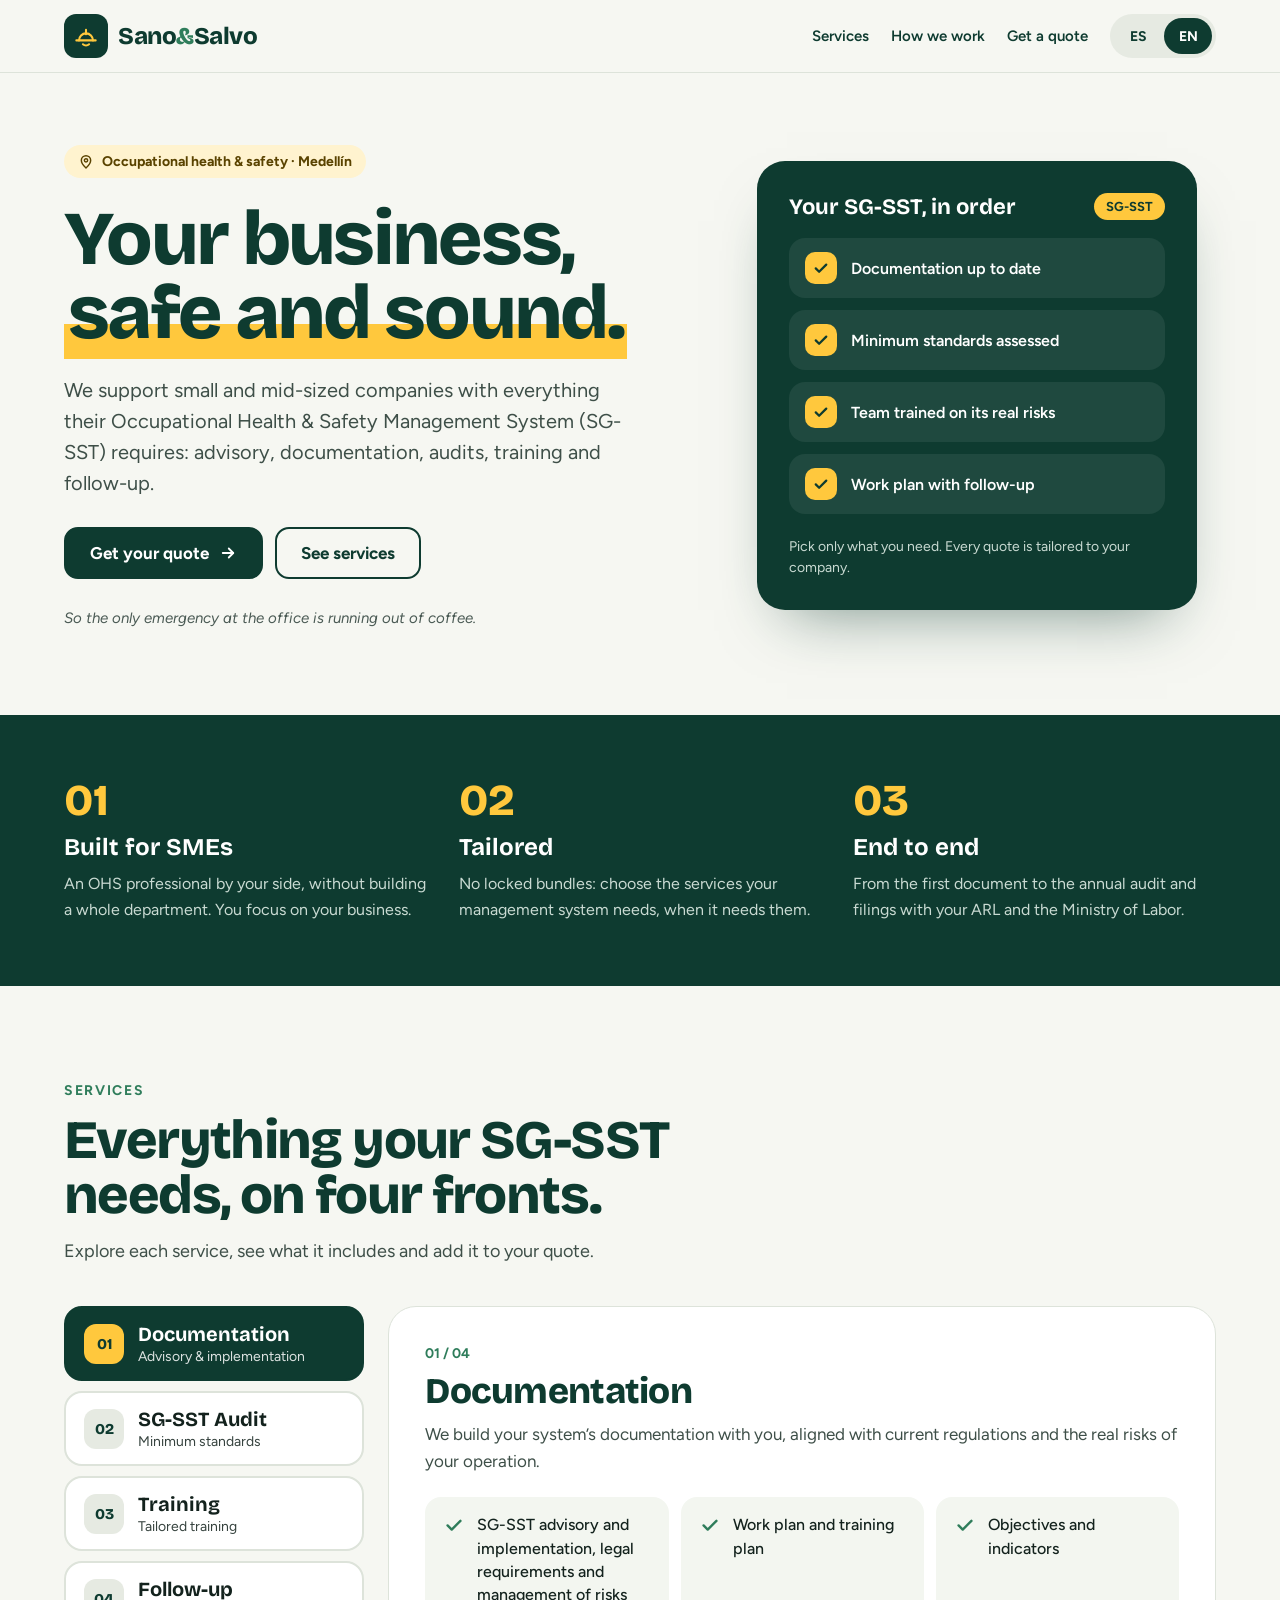
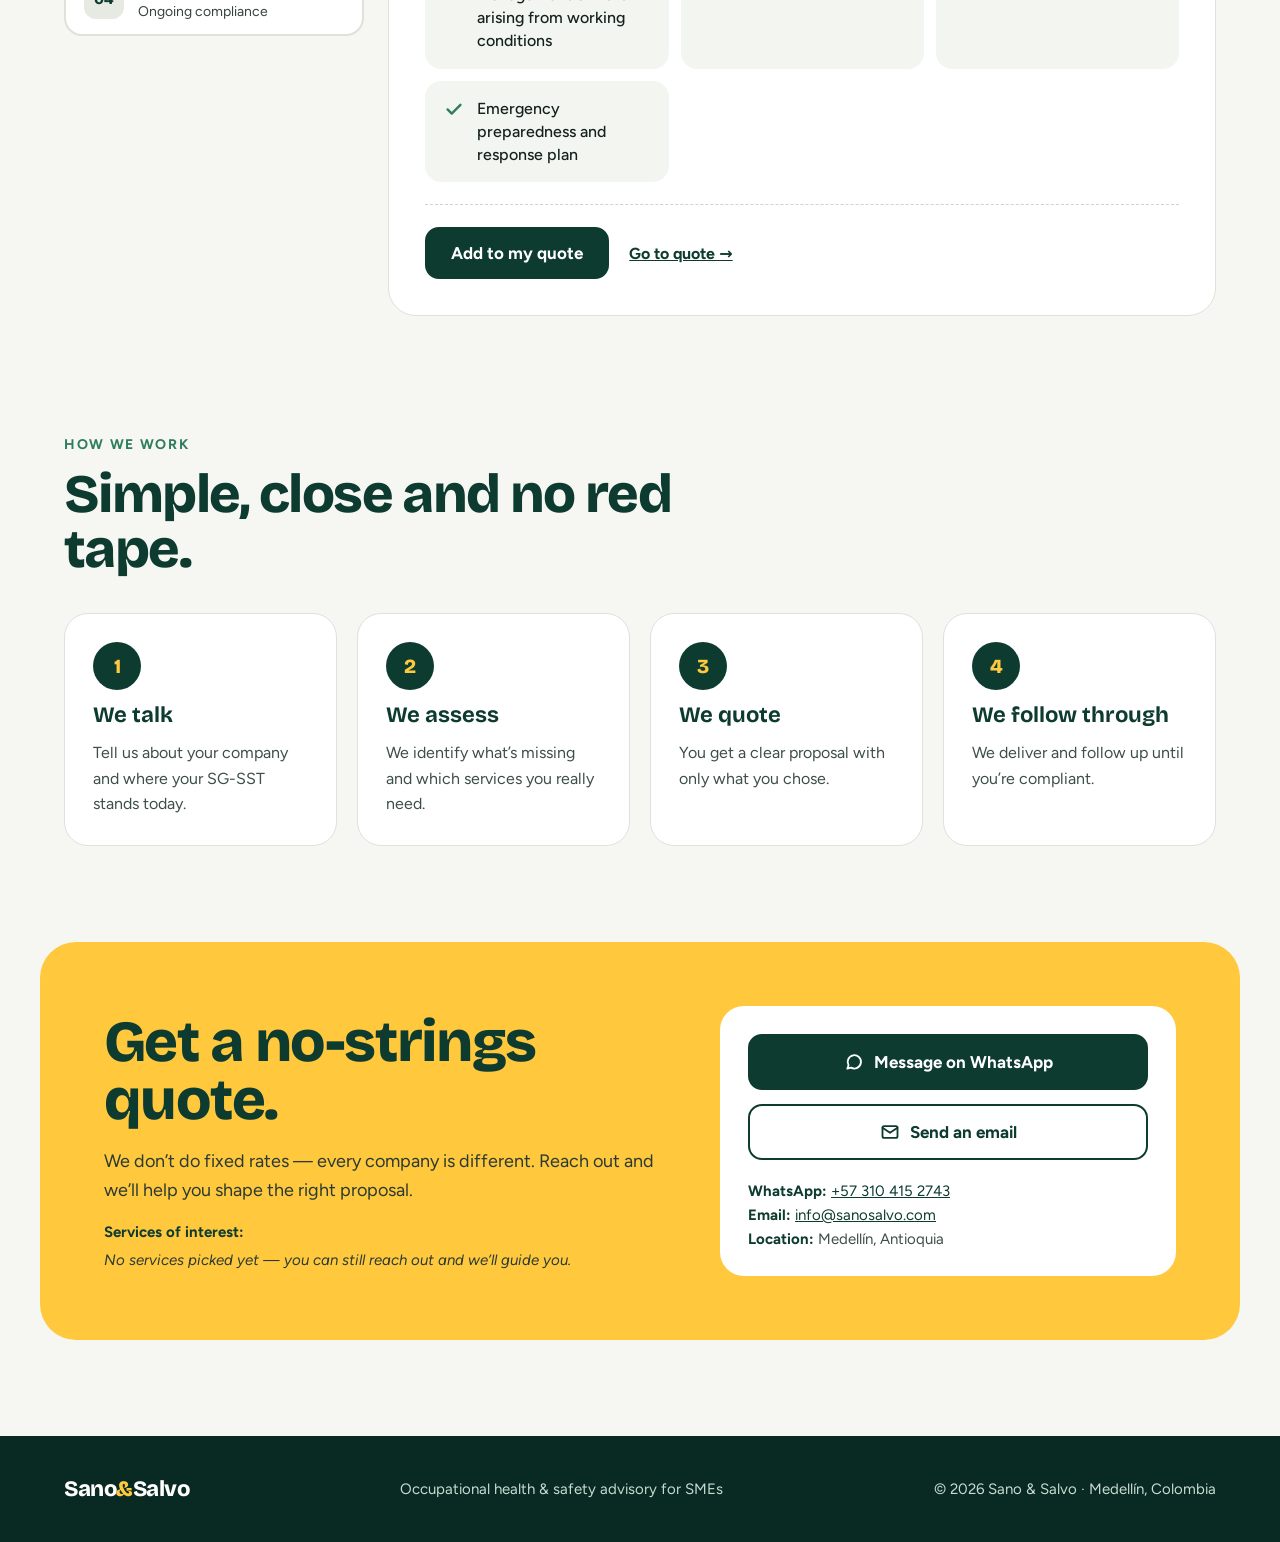
<file: sano-y-salvo.html>
<!doctype html>
<html lang="es"><head>
<meta charset="utf-8">
<meta name="viewport" content="width=device-width, initial-scale=1">
<title>Sano &amp; Salvo · Seguridad y Salud en el Trabajo · Medellín</title>
<meta name="description" content="Asesoría en Seguridad y Salud en el Trabajo (SG-SST) para pymes en Medellín: documentación, auditoría, formación y seguimiento.">
<meta name="theme-color" content="#0E3B30">
<link rel="icon" href="data:image/svg+xml,%3Csvg xmlns='http://www.w3.org/2000/svg' viewBox='0 0 32 32'%3E%3Crect width='32' height='32' rx='8' fill='%230E3B30'/%3E%3Cg fill='none' stroke='%23FFC83D' stroke-width='2.4' stroke-linecap='round'%3E%3Cpath d='M5 21h22M8 21a8 8 0 0 1 16 0M16 9v5M12.5 25.5c2 1.7 5 1.7 7 0'/%3E%3C/g%3E%3C/svg%3E">
<style>
@font-face{font-family:'Figtree';font-style:normal;font-weight:400;font-display:swap;src:url([data-uri]) format('woff2')}
@font-face{font-family:'Figtree';font-style:normal;font-weight:500;font-display:swap;src:url([data-uri]) format('woff2')}
@font-face{font-family:'Figtree';font-style:normal;font-weight:600;font-display:swap;src:url([data-uri]) format('woff2')}
@font-face{font-family:'Figtree';font-style:normal;font-weight:700;font-display:swap;src:url([data-uri]) format('woff2')}
@font-face{font-family:'Figtree';font-style:italic;font-weight:400;font-display:swap;src:url([data-uri]) format('woff2')}
@font-face{font-family:'Bricolage Grotesque';font-style:normal;font-weight:700;font-display:swap;src:url([data-uri]) format('woff2')}
@font-face{font-family:'Bricolage Grotesque';font-style:normal;font-weight:800;font-display:swap;src:url([data-uri]) format('woff2')}

:root{
  --green:#0E3B30; --deep:#082A22; --leaf:#2F7D5B; --accent:#FFC83D;
  --ground:#F6F7F2; --ink:#13221D; --muted:#3E4F48; --line:#DDE3DA; --soft:#F3F6F0; --chip:#E6EAE2; --mint:#C9DAD2;
  --display:'Bricolage Grotesque', system-ui, sans-serif; --body:'Figtree', system-ui, sans-serif;
}
*{box-sizing:border-box}
html{scroll-behavior:smooth}
body{margin:0;background:var(--ground);color:var(--ink);font-family:var(--body);-webkit-font-smoothing:antialiased}
a{color:var(--green)}a:hover{color:var(--leaf)}
button{font-family:inherit}
button:focus-visible,a:focus-visible{outline:3px solid var(--accent);outline-offset:2px}
h1,h2,h3{font-family:var(--display);color:var(--green);margin:0}
p{margin:0}
.wrap{max-width:1200px;margin:0 auto;padding-left:24px;padding-right:24px}
.eyebrow{font-weight:700;font-size:14px;letter-spacing:.12em;text-transform:uppercase;color:var(--leaf)}
.h2{font-weight:800;font-size:clamp(34px,4.4vw,54px);line-height:1.02;letter-spacing:-.03em}
.btn{display:inline-flex;align-items:center;justify-content:center;gap:10px;min-height:52px;padding:0 24px;border-radius:14px;font-weight:700;font-size:17px;text-decoration:none;cursor:pointer;border:2px solid var(--green)}
.btn-solid{background:var(--green);color:#fff}.btn-solid:hover{color:#fff;background:var(--deep)}
.btn-ghost{background:transparent;color:var(--green)}.btn-ghost:hover{background:#fff}
svg{flex:none}

/* nav */
header{position:sticky;top:0;z-index:10;background:rgba(246,247,242,.94);backdrop-filter:blur(8px);-webkit-backdrop-filter:blur(8px);border-bottom:1px solid var(--line)}
.nav{display:flex;flex-wrap:wrap;align-items:center;justify-content:space-between;gap:12px;padding-top:14px;padding-bottom:14px}
.logo{display:flex;align-items:center;gap:10px;text-decoration:none;color:var(--green)}
.logo-mark{width:44px;height:44px;border-radius:12px;background:var(--green);display:flex;align-items:center;justify-content:center}
.wordmark{font-family:var(--display);font-weight:800;font-size:24px;letter-spacing:-.02em}
.wordmark .amp{color:var(--leaf)}
nav{display:flex;flex-wrap:wrap;align-items:center;gap:6px 22px;font-weight:600;font-size:15px}
nav a{text-decoration:none}
.lang{display:flex;background:var(--chip);border-radius:999px;padding:4px;gap:2px}
.lang button{border:0;cursor:pointer;min-width:48px;min-height:36px;border-radius:999px;font-weight:700;font-size:14px;background:transparent;color:var(--green)}
.lang button[aria-pressed="true"]{background:var(--green);color:#fff}

/* hero */
.hero{display:flex;flex-wrap:wrap;gap:56px;align-items:center;padding-top:72px;padding-bottom:88px}
.hero-copy{flex:1 1 520px;min-width:0;display:flex;flex-direction:column;gap:24px}
.badge{align-self:flex-start;display:inline-flex;align-items:center;gap:8px;background:#FFF3CF;color:#5A4300;font-weight:700;font-size:14px;padding:8px 14px;border-radius:999px}
h1{font-weight:800;font-size:clamp(42px,6vw,76px);line-height:.98;letter-spacing:-.035em}
.hl{background:linear-gradient(transparent 62%,var(--accent) 62%);padding:0 4px}
.lead{font-size:20px;line-height:1.55;color:var(--muted);max-width:560px}
.ctas{display:flex;flex-wrap:wrap;gap:12px;margin-top:4px}
.wink{font-size:15px;color:#4A5A54;font-style:italic;margin-top:6px}
.hero-art{flex:1 1 380px;min-width:0;display:flex;justify-content:center}
.card{width:100%;max-width:440px;background:var(--green);border-radius:28px;padding:32px;color:#fff;display:flex;flex-direction:column;gap:18px;box-shadow:0 30px 60px -30px rgba(14,59,48,.55)}
.card-top{display:flex;justify-content:space-between;align-items:center;gap:12px}
.card-title{font-family:var(--display);font-weight:700;font-size:22px}
.pill{background:var(--accent);color:var(--green);font-weight:800;font-size:13px;padding:6px 12px;border-radius:999px}
.check{display:flex;align-items:center;gap:14px;background:rgba(255,255,255,.07);border-radius:16px;padding:14px 16px;font-weight:600;font-size:16px;line-height:1.35}
.tick{width:32px;height:32px;border-radius:10px;background:var(--accent);display:flex;align-items:center;justify-content:center;flex:none}
.card-foot{font-size:14px;color:var(--mint);line-height:1.5;margin-top:4px}

/* why */
.band{background:var(--green);color:#fff}
.why{display:grid;grid-template-columns:repeat(auto-fit,minmax(260px,1fr));gap:32px;padding-top:64px;padding-bottom:64px}
.why-n{font-family:var(--display);font-weight:800;font-size:44px;color:var(--accent);line-height:1}
.why h2{color:#fff;font-size:24px;font-weight:700;margin:10px 0}
.why p{font-size:16px;line-height:1.6;color:var(--mint)}

/* services */
.section{padding-top:96px;padding-bottom:64px;display:flex;flex-direction:column;gap:40px}
.intro{display:flex;flex-direction:column;gap:14px;max-width:720px}
.intro p{font-size:18px;line-height:1.6;color:var(--muted)}
.svc{display:flex;flex-wrap:wrap;gap:24px;align-items:stretch}
.tabs{flex:1 1 300px;min-width:0;display:flex;flex-direction:column;gap:10px}
.tab{display:flex;align-items:center;gap:14px;width:100%;text-align:left;min-height:72px;padding:14px 18px;border-radius:18px;cursor:pointer;border:2px solid var(--line);background:#fff;color:var(--ink);transition:background .15s,border-color .15s}
.tab:hover{border-color:var(--leaf)}
.tab[aria-selected="true"]{background:var(--green);border-color:var(--green);color:#fff}
.tab-num{font-family:var(--display);font-weight:800;font-size:15px;width:40px;height:40px;border-radius:12px;display:flex;align-items:center;justify-content:center;background:var(--chip);color:var(--green);flex:none}
.tab[aria-selected="true"] .tab-num{background:var(--accent)}
.tab-txt{display:flex;flex-direction:column;gap:2px;flex:1 1 auto;min-width:0}
.tab-title{font-family:var(--display);font-weight:700;font-size:20px}
.tab-short{font-size:14px;opacity:.85}
.tab-added{flex:none;font-size:12px;font-weight:700;background:var(--accent);color:var(--green);padding:4px 10px;border-radius:999px}
.panel{flex:999 1 560px;min-width:0;background:#fff;border:1px solid var(--line);border-radius:28px;padding:36px;display:flex;flex-direction:column;gap:22px}
.panel-num{font-weight:700;font-size:14px;color:var(--leaf)}
.panel h3{font-weight:800;font-size:36px;letter-spacing:-.02em;margin:8px 0}
.panel-desc{font-size:17px;line-height:1.6;color:var(--muted)}
.items{list-style:none;margin:0;padding:0;display:grid;grid-template-columns:repeat(auto-fit,minmax(240px,1fr));gap:12px}
.items li{display:flex;gap:12px;align-items:flex-start;background:var(--soft);border-radius:16px;padding:16px 18px;font-size:16px;line-height:1.45;font-weight:500}
.panel-actions{display:flex;flex-wrap:wrap;gap:16px 20px;align-items:center;padding-top:22px;border-top:1px dashed #CBD5C8}
.panel-actions a{font-weight:700;font-size:16px}
#toggle[aria-pressed="true"]{background:#fff;color:var(--green)}

/* steps */
.steps{list-style:none;margin:0;padding:0;display:grid;grid-template-columns:repeat(auto-fit,minmax(240px,1fr));gap:20px}
.steps li{background:#fff;border:1px solid var(--line);border-radius:24px;padding:28px;display:flex;flex-direction:column;gap:12px}
.step-n{width:48px;height:48px;border-radius:50%;background:var(--green);color:var(--accent);font-family:var(--display);font-weight:800;font-size:20px;display:flex;align-items:center;justify-content:center}
.steps h3{font-size:22px;font-weight:700}
.steps p{font-size:16px;line-height:1.6;color:var(--muted)}

/* quote */
.quote-outer{padding:0 24px 96px}
.quote{max-width:1200px;margin:0 auto;background:var(--accent);border-radius:36px;padding:clamp(32px,5vw,64px);display:flex;flex-wrap:wrap;gap:40px;align-items:center}
.quote-copy{flex:1 1 460px;min-width:0;display:flex;flex-direction:column;gap:18px}
.quote-copy .h2{font-size:clamp(34px,4.6vw,58px);line-height:1}
.quote-copy p{font-size:18px;line-height:1.6;color:#2A3A33}
.sel-label{font-weight:700;font-size:15px;color:var(--green)}
.chips{display:flex;flex-wrap:wrap;gap:8px;margin-top:10px}
.chip{background:var(--green);color:#fff;font-weight:600;font-size:14px;padding:8px 14px;border-radius:999px}
.none{font-size:15px;color:#2A3A33;font-style:italic}
.contact{flex:1 1 340px;min-width:0;background:#fff;border-radius:24px;padding:28px;display:flex;flex-direction:column;gap:14px}
.contact .btn{min-height:56px;width:100%}
.details{display:flex;flex-direction:column;gap:6px;padding-top:8px;font-size:15px;color:var(--muted)}
.details strong{color:var(--green)}

footer{background:var(--deep);color:var(--mint)}
.foot{display:flex;flex-wrap:wrap;justify-content:space-between;align-items:center;gap:16px;padding-top:40px;padding-bottom:40px;font-size:15px}
.foot .wordmark{color:#fff;font-size:22px}.foot .amp{color:var(--accent)}

@media (max-width:640px){
  .hero{padding-top:48px;padding-bottom:64px;gap:40px}
  .panel{padding:24px}
  .panel h3{font-size:30px}
  .section{padding-top:72px}
  .quote-outer{padding:0 16px 72px}
  .wrap{padding-left:16px;padding-right:16px}
}
@media (prefers-reduced-motion:reduce){html{scroll-behavior:auto}.tab{transition:none}}
</style>
</head>
<body>
<header>
  <div class="wrap nav">
    <a class="logo" href="#top" aria-label="Sano &amp; Salvo">
      <span class="logo-mark"><svg width="28" height="28" viewBox="0 0 32 32" fill="none" stroke="#FFC83D" stroke-width="2.4" stroke-linecap="round" stroke-linejoin="round" aria-hidden="true"><path d="M5 21h22"></path><path d="M8 21a8 8 0 0 1 16 0"></path><path d="M16 9v5"></path><path d="M12.5 25.5c1 .9 2.2 1.3 3.5 1.3s2.5-.4 3.5-1.3"></path></svg></span>
      <span class="wordmark">Sano<span class="amp">&amp;</span>Salvo</span>
    </a>
    <nav data-i18n-aria="navLabel" aria-label="Principal">
      <a href="#servicios" data-i18n="nav1">Servicios</a>
      <a href="#como" data-i18n="nav2">Cómo trabajamos</a>
      <a href="#cotizar" data-i18n="nav3">Cotizar</a>
      <div class="lang" role="group" data-i18n-aria="langLabel" aria-label="Idioma">
        <button type="button" data-lang="es" aria-pressed="true">ES</button>
        <button type="button" data-lang="en" aria-pressed="false">EN</button>
      </div>
    </nav>
  </div>
</header>

<main>
<section id="top" class="wrap hero">
  <div class="hero-copy">
    <span class="badge"><svg width="16" height="16" viewBox="0 0 24 24" fill="none" stroke="currentColor" stroke-width="2.2" stroke-linecap="round" stroke-linejoin="round" aria-hidden="true"><path d="M12 21s-7-6.2-7-11.5A7 7 0 0 1 19 9.5C19 14.8 12 21 12 21z"></path><circle cx="12" cy="9.5" r="2.5"></circle></svg><span data-i18n="badge">Seguridad y salud en el trabajo · Medellín</span></span>
    <h1><span data-i18n="h1a">Tu empresa,</span> <span class="hl" data-i18n="h1b">sana y salva.</span></h1>
    <p class="lead" data-i18n="lead">Acompañamos a pequeñas y medianas empresas en todo lo que requiere su Sistema de Gestión de Seguridad y Salud en el Trabajo (SG-SST): asesoría, documentación, auditoría, formación y seguimiento.</p>
    <div class="ctas">
      <a class="btn btn-solid" href="#cotizar"><span data-i18n="cta1">Pide tu cotización</span><svg width="18" height="18" viewBox="0 0 24 24" fill="none" stroke="currentColor" stroke-width="2.4" stroke-linecap="round" stroke-linejoin="round" aria-hidden="true"><path d="M5 12h14"></path><path d="M13 6l6 6-6 6"></path></svg></a>
      <a class="btn btn-ghost" href="#servicios" data-i18n="cta2">Ver servicios</a>
    </div>
    <p class="wink" data-i18n="wink">Para que la única emergencia en la oficina sea que se acabó el tinto.</p>
  </div>
  <div class="hero-art">
    <div class="card">
      <div class="card-top"><span class="card-title" data-i18n="cardTitle">Tu SG-SST, en orden</span><span class="pill">SG-SST</span></div>
      <div id="checks" style="display:flex;flex-direction:column;gap:12px"><div class="check"><span class="tick"><svg width="18" height="18" viewBox="0 0 24 24" fill="none" stroke="#0E3B30" stroke-width="3" stroke-linecap="round" stroke-linejoin="round" aria-hidden="true"><path d="M5 12.5l4.5 4.5L19 7.5"></path></svg></span><span>Documentación al día</span></div><div class="check"><span class="tick"><svg width="18" height="18" viewBox="0 0 24 24" fill="none" stroke="#0E3B30" stroke-width="3" stroke-linecap="round" stroke-linejoin="round" aria-hidden="true"><path d="M5 12.5l4.5 4.5L19 7.5"></path></svg></span><span>Estándares mínimos evaluados</span></div><div class="check"><span class="tick"><svg width="18" height="18" viewBox="0 0 24 24" fill="none" stroke="#0E3B30" stroke-width="3" stroke-linecap="round" stroke-linejoin="round" aria-hidden="true"><path d="M5 12.5l4.5 4.5L19 7.5"></path></svg></span><span>Equipo formado en sus riesgos</span></div><div class="check"><span class="tick"><svg width="18" height="18" viewBox="0 0 24 24" fill="none" stroke="#0E3B30" stroke-width="3" stroke-linecap="round" stroke-linejoin="round" aria-hidden="true"><path d="M5 12.5l4.5 4.5L19 7.5"></path></svg></span><span>Plan de trabajo con seguimiento</span></div></div>
      <p class="card-foot" data-i18n="cardFoot">Elige solo lo que necesitas. Cotizamos a la medida de tu empresa.</p>
    </div>
  </div>
</section>

<section class="band"><div class="wrap why" id="why"><div><span class="why-n">01</span><h2>Hecho para pymes</h2><p>Un profesional en SST a tu lado, sin montar un departamento completo. Tú te enfocas en tu negocio.</p></div><div><span class="why-n">02</span><h2>A la medida</h2><p>Nada de paquetes cerrados: tomas los servicios que tu sistema de gestión necesita, cuando los necesita.</p></div><div><span class="why-n">03</span><h2>De principio a fin</h2><p>Desde el primer documento hasta la auditoría anual y el reporte ante la ARL y el Mintrabajo.</p></div></div></section>

<section id="servicios" class="wrap section">
  <div class="intro">
    <span class="eyebrow" data-i18n="svcEyebrow">Servicios</span>
    <h2 class="h2" data-i18n="svcTitle">Todo lo que tu SG-SST necesita, en cuatro frentes.</h2>
    <p data-i18n="svcLead">Explora cada servicio, mira lo que incluye y agrégalo a tu cotización.</p>
  </div>
  <div class="svc">
    <div class="tabs" id="tabs" role="tablist" data-i18n-aria="svcEyebrow" aria-label="Servicios"><button type="button" class="tab" role="tab" id="tab-doc" data-id="doc" aria-controls="panel" aria-selected="true" tabindex="0"><span class="tab-num">01</span><span class="tab-txt"><span class="tab-title">Documentación</span><span class="tab-short">Asesoría e implementación</span></span></button><button type="button" class="tab" role="tab" id="tab-aud" data-id="aud" aria-controls="panel" aria-selected="false" tabindex="-1"><span class="tab-num">02</span><span class="tab-txt"><span class="tab-title">Auditoría al SG-SST</span><span class="tab-short">Estándares mínimos</span></span></button><button type="button" class="tab" role="tab" id="tab-form" data-id="form" aria-controls="panel" aria-selected="false" tabindex="-1"><span class="tab-num">03</span><span class="tab-txt"><span class="tab-title">Formación</span><span class="tab-short">Capacitación a la medida</span></span></button><button type="button" class="tab" role="tab" id="tab-seg" data-id="seg" aria-controls="panel" aria-selected="false" tabindex="-1"><span class="tab-num">04</span><span class="tab-txt"><span class="tab-title">Seguimiento</span><span class="tab-short">Cumplimiento continuo</span></span></button></div>
    <div class="panel" id="panel" role="tabpanel" tabindex="0" aria-labelledby="tab-doc">
      <div>
        <span class="panel-num" id="pNum">01 / 04</span>
        <h3 id="pTitle">Documentación</h3>
        <p class="panel-desc" id="pDesc">Construimos contigo la base documental del sistema, alineada con la normativa vigente y con los riesgos reales de tu operación.</p>
      </div>
      <ul class="items" id="pItems"><li><svg width="22" height="22" viewBox="0 0 24 24" fill="none" stroke="#2F7D5B" stroke-width="2.6" stroke-linecap="round" stroke-linejoin="round" aria-hidden="true" style="margin-top:1px"><path d="M5 12.5l4.5 4.5L19 7.5"></path></svg><span>Asesoría e implementación del SG-SST, requisitos legales y gestión del riesgo derivado de las condiciones de trabajo</span></li><li><svg width="22" height="22" viewBox="0 0 24 24" fill="none" stroke="#2F7D5B" stroke-width="2.6" stroke-linecap="round" stroke-linejoin="round" aria-hidden="true" style="margin-top:1px"><path d="M5 12.5l4.5 4.5L19 7.5"></path></svg><span>Plan de trabajo y plan de formación</span></li><li><svg width="22" height="22" viewBox="0 0 24 24" fill="none" stroke="#2F7D5B" stroke-width="2.6" stroke-linecap="round" stroke-linejoin="round" aria-hidden="true" style="margin-top:1px"><path d="M5 12.5l4.5 4.5L19 7.5"></path></svg><span>Objetivos e indicadores</span></li><li><svg width="22" height="22" viewBox="0 0 24 24" fill="none" stroke="#2F7D5B" stroke-width="2.6" stroke-linecap="round" stroke-linejoin="round" aria-hidden="true" style="margin-top:1px"><path d="M5 12.5l4.5 4.5L19 7.5"></path></svg><span>Plan de preparación y respuesta ante emergencias</span></li></ul>
      <div class="panel-actions">
        <button type="button" class="btn btn-solid" id="toggle" aria-pressed="false">Agregar a mi cotización</button>
        <a href="#cotizar" data-i18n="goQuote">Ir a cotizar →</a>
      </div>
    </div>
  </div>
</section>

<section id="como" class="wrap section" style="padding-top:56px;padding-bottom:96px;gap:36px">
  <div class="intro">
    <span class="eyebrow" data-i18n="howEyebrow">Cómo trabajamos</span>
    <h2 class="h2" data-i18n="howTitle">Simple, cercano y sin enredos.</h2>
  </div>
  <ol class="steps" id="steps"><li><span class="step-n">1</span><h3>Conversamos</h3><p>Nos cuentas cómo es tu empresa y en qué punto está tu SG-SST.</p></li><li><span class="step-n">2</span><h3>Diagnosticamos</h3><p>Identificamos qué falta y qué servicios realmente necesitas.</p></li><li><span class="step-n">3</span><h3>Cotizamos</h3><p>Recibes una propuesta clara, solo con lo que elegiste.</p></li><li><span class="step-n">4</span><h3>Acompañamos</h3><p>Ejecutamos y hacemos seguimiento hasta cumplir.</p></li></ol>
</section>

<section id="cotizar" class="quote-outer">
  <div class="quote">
    <div class="quote-copy">
      <h2 class="h2" data-i18n="qTitle">Cotiza sin compromiso.</h2>
      <p data-i18n="qLead">No manejamos tarifas fijas: cada empresa es distinta. Escríbenos y te asesoramos para armar la propuesta justa.</p>
      <div>
        <span class="sel-label" data-i18n="qSelected">Servicios de interés:</span>
        <div class="chips" id="chips" aria-live="polite"><span class="none">Aún no has elegido servicios — también puedes escribirnos y te orientamos.</span></div>
      </div>
    </div>
    <div class="contact">
      <a class="btn btn-solid" id="wa" href="https://wa.me/573104152743?text=Hola%2C%20Sano%20%26%20Salvo.%20Quisiera%20una%20cotizaci%C3%B3n%20para%20mi%20empresa." target="_blank" rel="noopener"><svg width="20" height="20" viewBox="0 0 24 24" fill="none" stroke="currentColor" stroke-width="2.2" stroke-linecap="round" stroke-linejoin="round" aria-hidden="true"><path d="M4 20l1.4-4.2A8 8 0 1 1 8.4 18.8z"></path></svg><span data-i18n="qWa">Escribir por WhatsApp</span></a>
      <a class="btn btn-ghost" id="mail" href="mailto:info@sanosalvo.com?subject=Solicitud%20de%20cotizaci%C3%B3n%20SG-SST&amp;body=Hola%2C%20Sano%20%26%20Salvo.%20Quisiera%20una%20cotizaci%C3%B3n%20para%20mi%20empresa."><svg width="20" height="20" viewBox="0 0 24 24" fill="none" stroke="currentColor" stroke-width="2.2" stroke-linecap="round" stroke-linejoin="round" aria-hidden="true"><rect x="3" y="5" width="18" height="14" rx="2"></rect><path d="M3 7l9 6 9-6"></path></svg><span data-i18n="qMail">Enviar un correo</span></a>
      <div class="details">
        <span><strong>WhatsApp:</strong> <a href="https://wa.me/573104152743">+57 310 415 2743</a></span>
        <span><strong>Email:</strong> <a href="mailto:info@sanosalvo.com">info@sanosalvo.com</a></span>
        <span><strong data-i18n="qWhere">Ubicación:</strong> Medellín, Antioquia</span>
      </div>
    </div>
  </div>
</section>
</main>

<footer>
  <div class="wrap foot">
    <span class="wordmark">Sano<span class="amp">&amp;</span>Salvo</span>
    <span data-i18n="foot">Asesoría en Seguridad y Salud en el Trabajo para pymes</span>
    <span>© 2026 Sano &amp; Salvo · Medellín, Colombia</span>
  </div>
</footer>

<script>
(function () {
  /* ---- Contact settings: replace with real details ---- */
  var WHATSAPP_NUMBER = '573104152743'; // country code + number, digits only
  var EMAIL = 'info@sanosalvo.com';

  var T = {
    es: {
      title: 'Sano & Salvo · Seguridad y Salud en el Trabajo · Medellín',
      navLabel: 'Principal', nav1: 'Servicios', nav2: 'Cómo trabajamos', nav3: 'Cotizar', langLabel: 'Idioma',
      badge: 'Seguridad y salud en el trabajo · Medellín',
      h1a: 'Tu empresa,', h1b: 'sana y salva.',
      lead: 'Acompañamos a pequeñas y medianas empresas en todo lo que requiere su Sistema de Gestión de Seguridad y Salud en el Trabajo (SG-SST): asesoría, documentación, auditoría, formación y seguimiento.',
      cta1: 'Pide tu cotización', cta2: 'Ver servicios',
      wink: 'Para que la única emergencia en la oficina sea que se acabó el tinto.',
      cardTitle: 'Tu SG-SST, en orden', cardFoot: 'Elige solo lo que necesitas. Cotizamos a la medida de tu empresa.',
      checks: ['Documentación al día', 'Estándares mínimos evaluados', 'Equipo formado en sus riesgos', 'Plan de trabajo con seguimiento'],
      why: [
        { h: 'Hecho para pymes', p: 'Un profesional en SST a tu lado, sin montar un departamento completo. Tú te enfocas en tu negocio.' },
        { h: 'A la medida', p: 'Nada de paquetes cerrados: tomas los servicios que tu sistema de gestión necesita, cuando los necesita.' },
        { h: 'De principio a fin', p: 'Desde el primer documento hasta la auditoría anual y el reporte ante la ARL y el Mintrabajo.' }
      ],
      svcEyebrow: 'Servicios', svcTitle: 'Todo lo que tu SG-SST necesita, en cuatro frentes.',
      svcLead: 'Explora cada servicio, mira lo que incluye y agrégalo a tu cotización.',
      added: 'Agregado', add: 'Agregar a mi cotización', remove: 'Quitar de mi cotización', goQuote: 'Ir a cotizar →',
      svc: {
        doc: { title: 'Documentación', short: 'Asesoría e implementación', desc: 'Construimos contigo la base documental del sistema, alineada con la normativa vigente y con los riesgos reales de tu operación.',
          items: ['Asesoría e implementación del SG-SST, requisitos legales y gestión del riesgo derivado de las condiciones de trabajo', 'Plan de trabajo y plan de formación', 'Objetivos e indicadores', 'Plan de preparación y respuesta ante emergencias'] },
        aud: { title: 'Auditoría al SG-SST', short: 'Estándares mínimos', desc: 'Evaluamos dónde está tu sistema y lo dejamos listo para presentar ante las entidades que lo exigen.',
          items: ['Evaluación de estándares mínimos', 'Presentación de estándares ante la ARL', 'Presentación de estándares ante el Mintrabajo', 'Auditoría anual al SG-SST'] },
        form: { title: 'Formación', short: 'Capacitación a la medida', desc: 'Capacitaciones diseñadas a partir de lo que realmente pasa en tu empresa, no de una plantilla genérica.',
          items: ['De acuerdo con los riesgos identificados', 'Según las necesidades de la compañía en seguridad y salud en el trabajo'] },
        seg: { title: 'Seguimiento', short: 'Cumplimiento continuo', desc: 'Un sistema de gestión vive en el día a día. Te acompañamos para que lo planeado se cumpla.',
          items: ['Cumplimiento del plan de trabajo', 'Cumplimiento de objetivos', 'Cumplimiento de estándares mínimos'] }
      },
      howEyebrow: 'Cómo trabajamos', howTitle: 'Simple, cercano y sin enredos.',
      steps: [
        { h: 'Conversamos', p: 'Nos cuentas cómo es tu empresa y en qué punto está tu SG-SST.' },
        { h: 'Diagnosticamos', p: 'Identificamos qué falta y qué servicios realmente necesitas.' },
        { h: 'Cotizamos', p: 'Recibes una propuesta clara, solo con lo que elegiste.' },
        { h: 'Acompañamos', p: 'Ejecutamos y hacemos seguimiento hasta cumplir.' }
      ],
      qTitle: 'Cotiza sin compromiso.', qLead: 'No manejamos tarifas fijas: cada empresa es distinta. Escríbenos y te asesoramos para armar la propuesta justa.',
      qSelected: 'Servicios de interés:', qNone: 'Aún no has elegido servicios — también puedes escribirnos y te orientamos.',
      qWa: 'Escribir por WhatsApp', qMail: 'Enviar un correo', qWhere: 'Ubicación:',
      msgHi: 'Hola, Sano & Salvo. Quisiera una cotización para mi empresa', msgSvc: ' en: ', msgSubj: 'Solicitud de cotización SG-SST',
      foot: 'Asesoría en Seguridad y Salud en el Trabajo para pymes'
    },
    en: {
      title: 'Sano & Salvo · Occupational Health & Safety · Medellín',
      navLabel: 'Main', nav1: 'Services', nav2: 'How we work', nav3: 'Get a quote', langLabel: 'Language',
      badge: 'Occupational health & safety · Medellín',
      h1a: 'Your business,', h1b: 'safe and sound.',
      lead: 'We support small and mid-sized companies with everything their Occupational Health & Safety Management System (SG-SST) requires: advisory, documentation, audits, training and follow-up.',
      cta1: 'Get your quote', cta2: 'See services',
      wink: 'So the only emergency at the office is running out of coffee.',
      cardTitle: 'Your SG-SST, in order', cardFoot: 'Pick only what you need. Every quote is tailored to your company.',
      checks: ['Documentation up to date', 'Minimum standards assessed', 'Team trained on its real risks', 'Work plan with follow-up'],
      why: [
        { h: 'Built for SMEs', p: 'An OHS professional by your side, without building a whole department. You focus on your business.' },
        { h: 'Tailored', p: 'No locked bundles: choose the services your management system needs, when it needs them.' },
        { h: 'End to end', p: 'From the first document to the annual audit and filings with your ARL and the Ministry of Labor.' }
      ],
      svcEyebrow: 'Services', svcTitle: 'Everything your SG-SST needs, on four fronts.',
      svcLead: 'Explore each service, see what it includes and add it to your quote.',
      added: 'Added', add: 'Add to my quote', remove: 'Remove from my quote', goQuote: 'Go to quote →',
      svc: {
        doc: { title: 'Documentation', short: 'Advisory & implementation', desc: 'We build your system’s documentation with you, aligned with current regulations and the real risks of your operation.',
          items: ['SG-SST advisory and implementation, legal requirements and management of risks arising from working conditions', 'Work plan and training plan', 'Objectives and indicators', 'Emergency preparedness and response plan'] },
        aud: { title: 'SG-SST Audit', short: 'Minimum standards', desc: 'We assess where your system stands and get it ready to file with the authorities that require it.',
          items: ['Minimum standards assessment', 'Filing of standards with your ARL (occupational risk insurer)', 'Filing of standards with the Ministry of Labor', 'Annual SG-SST audit'] },
        form: { title: 'Training', short: 'Tailored training', desc: 'Training designed around what actually happens in your company, not a generic template.',
          items: ['Based on the risks identified', 'Based on the company’s occupational health and safety needs'] },
        seg: { title: 'Follow-up', short: 'Ongoing compliance', desc: 'A management system lives day to day. We stay with you so the plan actually gets done.',
          items: ['Work plan compliance', 'Objectives compliance', 'Minimum standards compliance'] }
      },
      howEyebrow: 'How we work', howTitle: 'Simple, close and no red tape.',
      steps: [
        { h: 'We talk', p: 'Tell us about your company and where your SG-SST stands today.' },
        { h: 'We assess', p: 'We identify what’s missing and which services you really need.' },
        { h: 'We quote', p: 'You get a clear proposal with only what you chose.' },
        { h: 'We follow through', p: 'We deliver and follow up until you’re compliant.' }
      ],
      qTitle: 'Get a no-strings quote.', qLead: 'We don’t do fixed rates — every company is different. Reach out and we’ll help you shape the right proposal.',
      qSelected: 'Services of interest:', qNone: 'No services picked yet — you can still reach out and we’ll guide you.',
      qWa: 'Message on WhatsApp', qMail: 'Send an email', qWhere: 'Location:',
      msgHi: 'Hi, Sano & Salvo. I’d like a quote for my company', msgSvc: ' for: ', msgSubj: 'SG-SST quote request',
      foot: 'Occupational health & safety advisory for SMEs'
    }
  };

  var IDS = ['doc', 'aud', 'form', 'seg'];
  var KEY = 'sanoysalvo-lang';
  var CHECK_SVG = '<svg width="18" height="18" viewBox="0 0 24 24" fill="none" stroke="#0E3B30" stroke-width="3" stroke-linecap="round" stroke-linejoin="round" aria-hidden="true"><path d="M5 12.5l4.5 4.5L19 7.5"/></svg>';
  var ITEM_SVG = '<svg width="22" height="22" viewBox="0 0 24 24" fill="none" stroke="#2F7D5B" stroke-width="2.6" stroke-linecap="round" stroke-linejoin="round" aria-hidden="true" style="margin-top:1px"><path d="M5 12.5l4.5 4.5L19 7.5"/></svg>';

  var state = { lang: detect(), active: 'doc', quote: {} };

  function detect() {
    try { var s = localStorage.getItem(KEY); if (s === 'es' || s === 'en') return s; } catch (e) {}
    var langs = (navigator.languages && navigator.languages.length) ? navigator.languages : [navigator.language || 'en'];
    for (var i = 0; i < langs.length; i++) {
      var l = String(langs[i]).toLowerCase();
      if (l.indexOf('es') === 0) return 'es';
      if (l.indexOf('en') === 0) return 'en';
    }
    return 'en';
  }

  function esc(s) { return String(s).replace(/[&<>"]/g, function (c) { return { '&': '&amp;', '<': '&lt;', '>': '&gt;', '"': '&quot;' }[c]; }); }
  function $(id) { return document.getElementById(id); }

  function renderStatic(t) {
    document.documentElement.lang = state.lang;
    document.title = t.title;
    document.querySelectorAll('[data-i18n]').forEach(function (el) { el.textContent = t[el.getAttribute('data-i18n')]; });
    document.querySelectorAll('[data-i18n-aria]').forEach(function (el) { el.setAttribute('aria-label', t[el.getAttribute('data-i18n-aria')]); });
    document.querySelectorAll('[data-lang]').forEach(function (b) { b.setAttribute('aria-pressed', b.getAttribute('data-lang') === state.lang ? 'true' : 'false'); });
    $('checks').innerHTML = t.checks.map(function (c) { return '<div class="check"><span class="tick">' + CHECK_SVG + '</span><span>' + esc(c) + '</span></div>'; }).join('');
    $('why').innerHTML = t.why.map(function (w, i) { return '<div><span class="why-n">0' + (i + 1) + '</span><h2>' + esc(w.h) + '</h2><p>' + esc(w.p) + '</p></div>'; }).join('');
    $('steps').innerHTML = t.steps.map(function (s, i) { return '<li><span class="step-n">' + (i + 1) + '</span><h3>' + esc(s.h) + '</h3><p>' + esc(s.p) + '</p></li>'; }).join('');
  }

  function renderServices(t) {
    $('tabs').innerHTML = IDS.map(function (id, i) {
      var s = t.svc[id], on = id === state.active;
      return '<button type="button" class="tab" role="tab" id="tab-' + id + '" data-id="' + id + '" aria-controls="panel" aria-selected="' + on + '" tabindex="' + (on ? 0 : -1) + '">' +
        '<span class="tab-num">0' + (i + 1) + '</span>' +
        '<span class="tab-txt"><span class="tab-title">' + esc(s.title) + '</span><span class="tab-short">' + esc(s.short) + '</span></span>' +
        (state.quote[id] ? '<span class="tab-added">' + esc(t.added) + '</span>' : '') + '</button>';
    }).join('');
    var cs = t.svc[state.active], inQ = !!state.quote[state.active];
    $('panel').setAttribute('aria-labelledby', 'tab-' + state.active);
    $('pNum').textContent = '0' + (IDS.indexOf(state.active) + 1) + ' / 04';
    $('pTitle').textContent = cs.title;
    $('pDesc').textContent = cs.desc;
    $('pItems').innerHTML = cs.items.map(function (it) { return '<li>' + ITEM_SVG + '<span>' + esc(it) + '</span></li>'; }).join('');
    var tg = $('toggle'); tg.textContent = inQ ? t.remove : t.add; tg.setAttribute('aria-pressed', inQ ? 'true' : 'false');
  }

  function renderQuote(t) {
    var chosen = IDS.filter(function (id) { return state.quote[id]; }).map(function (id) { return t.svc[id].title; });
    $('chips').innerHTML = chosen.length
      ? chosen.map(function (c) { return '<span class="chip">' + esc(c) + '</span>'; }).join('')
      : '<span class="none">' + esc(t.qNone) + '</span>';
    var msg = t.msgHi + (chosen.length ? t.msgSvc + chosen.join(', ') : '') + '.';
    $('wa').href = 'https://wa.me/' + WHATSAPP_NUMBER + '?text=' + encodeURIComponent(msg);
    $('mail').href = 'mailto:' + EMAIL + '?subject=' + encodeURIComponent(t.msgSubj) + '&body=' + encodeURIComponent(msg);
  }

  function render() { var t = T[state.lang]; renderStatic(t); renderServices(t); renderQuote(t); }

  document.addEventListener('click', function (e) {
    var lb = e.target.closest('[data-lang]');
    if (lb) { state.lang = lb.getAttribute('data-lang'); try { localStorage.setItem(KEY, state.lang); } catch (err) {} render(); return; }
    var tab = e.target.closest('.tab');
    if (tab) { state.active = tab.getAttribute('data-id'); renderServices(T[state.lang]); $('tab-' + state.active).focus(); return; }
    if (e.target.closest('#toggle')) { state.quote[state.active] = !state.quote[state.active]; var t = T[state.lang]; renderServices(t); renderQuote(t); }
  });

  $('tabs').addEventListener('keydown', function (e) {
    var i = IDS.indexOf(state.active), n = null;
    if (e.key === 'ArrowDown' || e.key === 'ArrowRight') n = (i + 1) % IDS.length;
    else if (e.key === 'ArrowUp' || e.key === 'ArrowLeft') n = (i + IDS.length - 1) % IDS.length;
    else if (e.key === 'Home') n = 0; else if (e.key === 'End') n = IDS.length - 1;
    if (n === null) return;
    e.preventDefault(); state.active = IDS[n]; renderServices(T[state.lang]); $('tab-' + state.active).focus();
  });

  render();
})();
</script>


</body></html>
</file>
